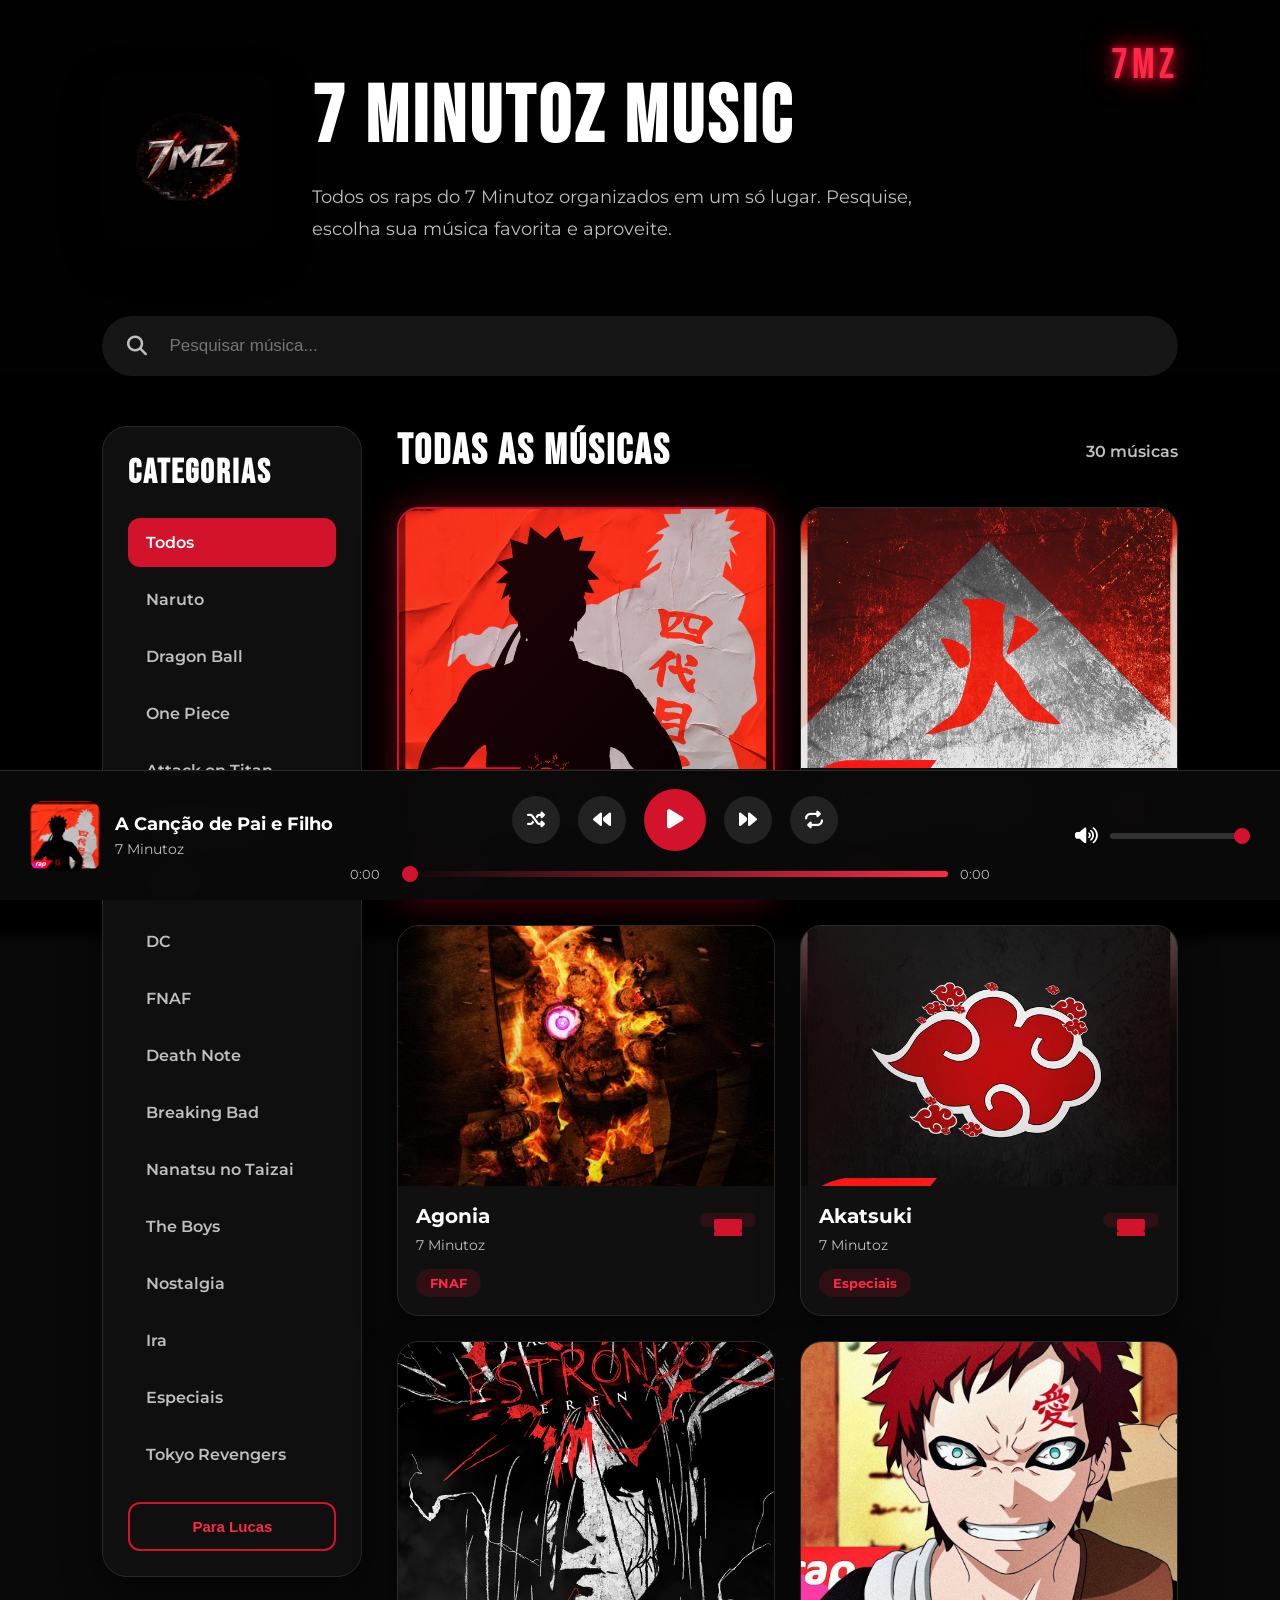
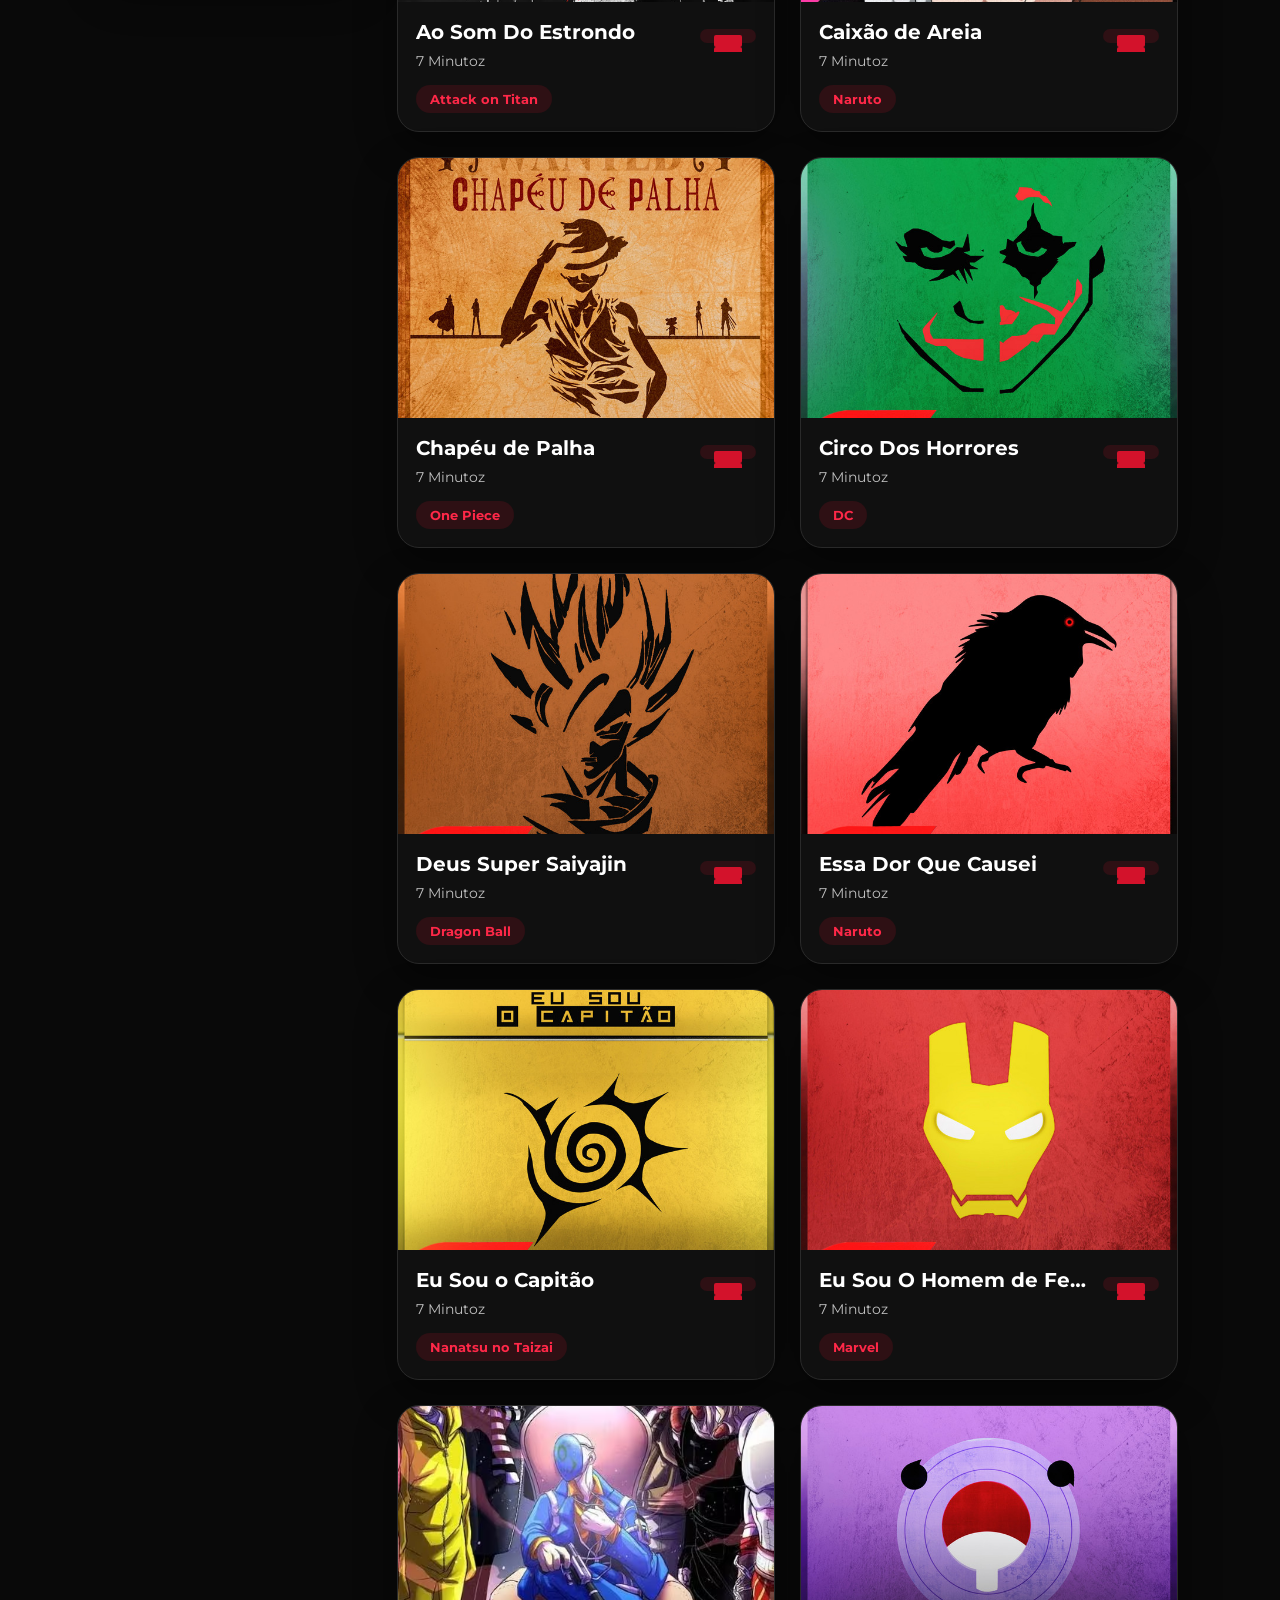
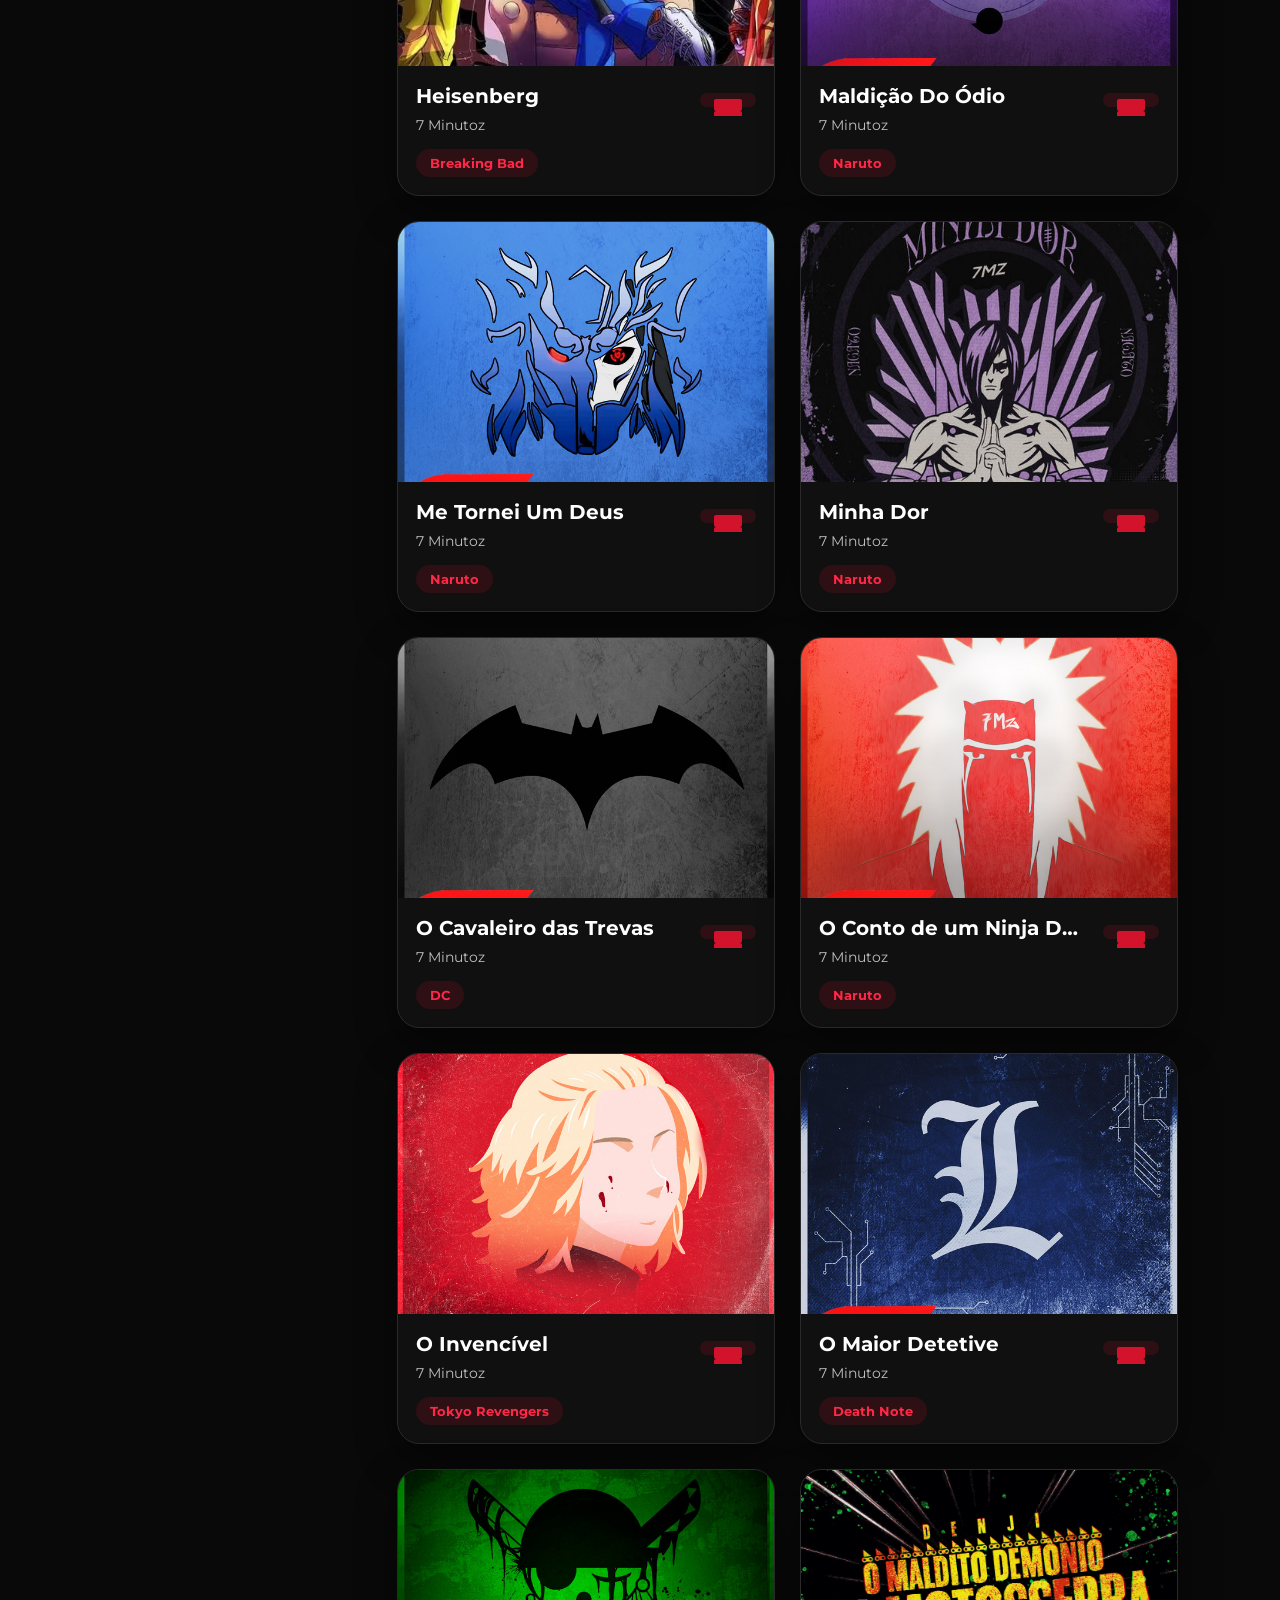
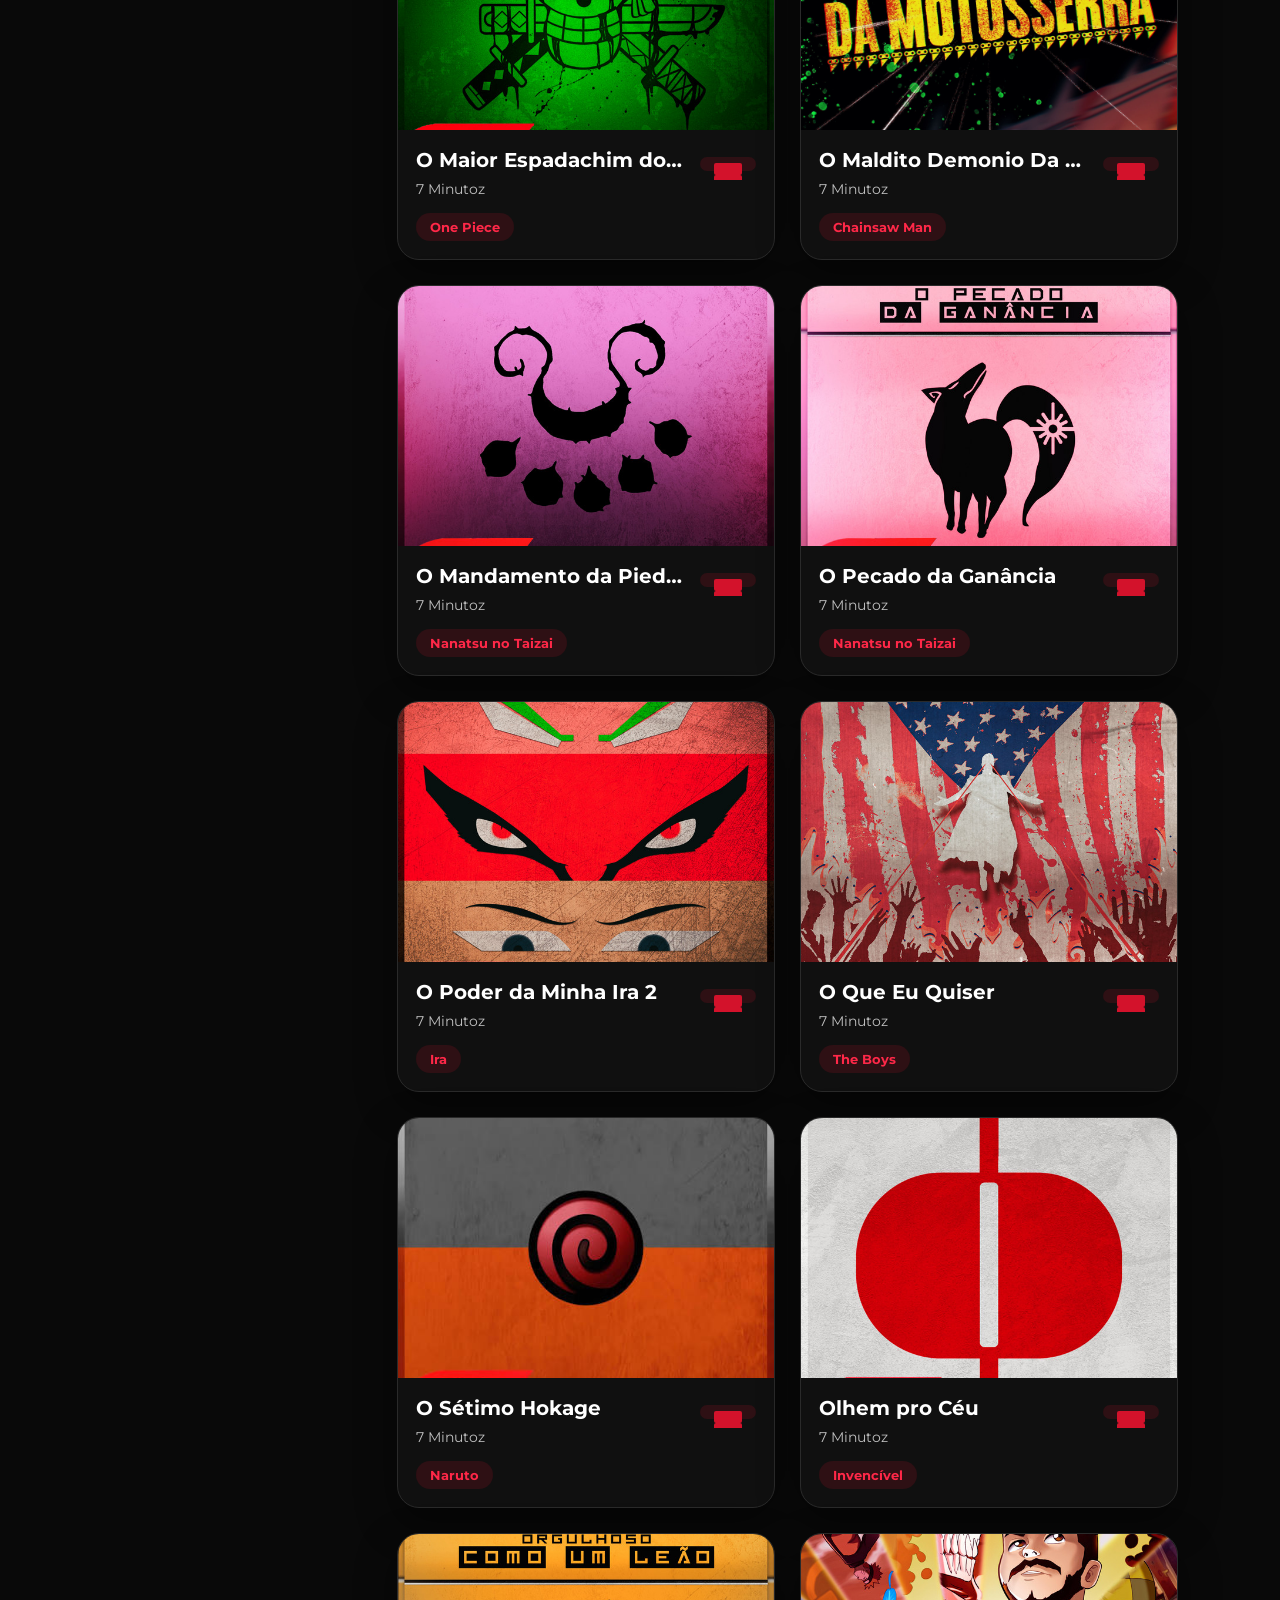
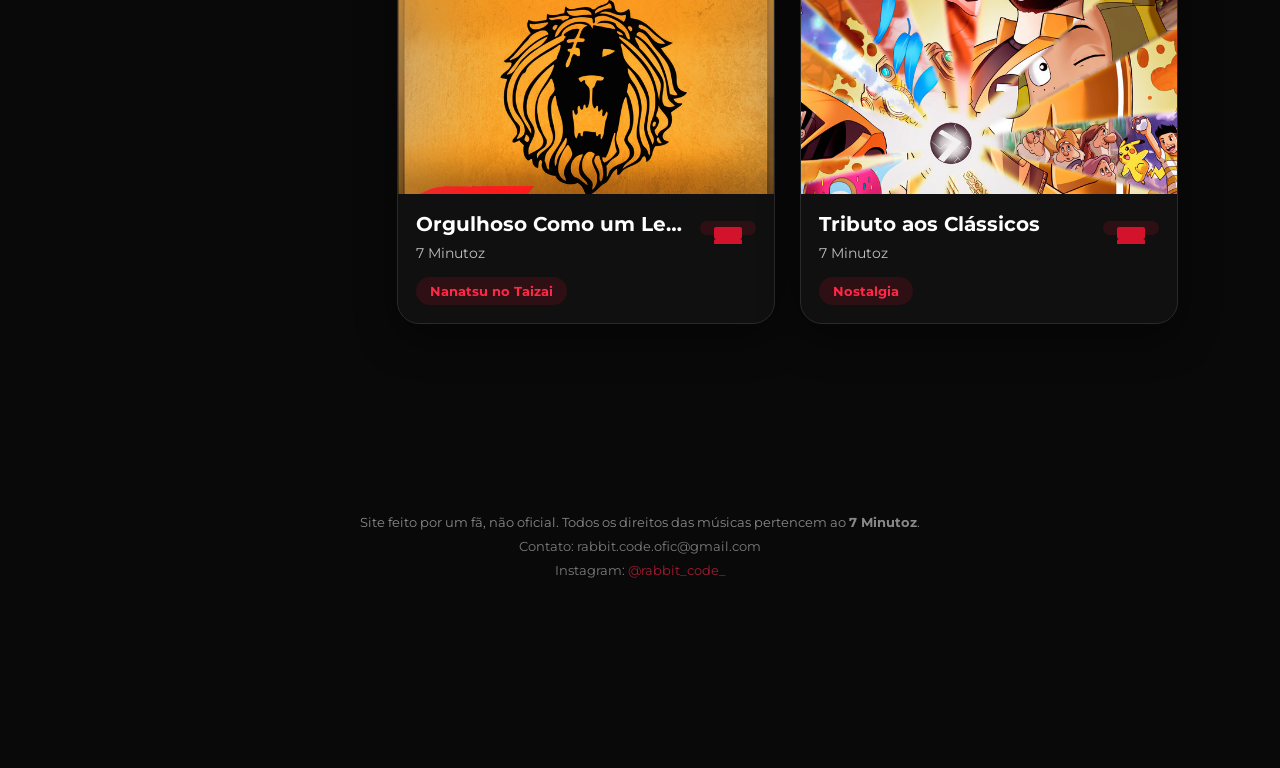
<file: index.html>
<!DOCTYPE html>
<html lang="pt-BR">

<head>
    <meta charset="UTF-8">
    <meta name="viewport" content="width=device-width, initial-scale=1.0">

    <title>7 Minutoz Music</title>
    <link rel="icon" type="image/png" href="../img/7mz-logo.png">

    <!-- Meta tags básicas -->
    <meta name="description" content="Todos os raps do 7 Minutoz organizados em um só lugar. Pesquise, escolha sua música favorita e aproveite.">

    <!-- Open Graph (WhatsApp, Facebook, Telegram) -->
    <meta property="og:title" content="7 Minutoz Music">
    <meta property="og:description" content="Todos os raps do 7 Minutoz organizados em um só lugar.">
    <meta property="og:image" content="https://SEU-DOMINIO-AQUI.com/imagens/logo.png">
    <meta property="og:type" content="website">
    <meta property="og:url" content="https://SEU-DOMINIO-AQUI.com">

    <!-- Twitter Card -->
    <meta name="twitter:card" content="summary_large_image">
    <meta name="twitter:title" content="7 Minutoz Music">
    <meta name="twitter:description" content="Todos os raps do 7 Minutoz organizados em um só lugar.">
    <meta name="twitter:image" content="https://SEU-DOMINIO-AQUI.com/imagens/logo.png">





    <!-- Google Fonts -->
    <link rel="preconnect" href="https://fonts.googleapis.com">
    <link rel="preconnect" href="https://fonts.gstatic.com" crossorigin>

    <link href="https://fonts.googleapis.com/css2?family=Bebas+Neue&family=Montserrat:wght@300;400;500;600;700&display=swap" rel="stylesheet">

    <!-- CSS -->
    <link rel="stylesheet" href="css/style.css">
    <link rel="stylesheet" href="css/stylesheet.css">
    <!-- Ícones -->
  <link rel="stylesheet" href="https://cdnjs.cloudflare.com/ajax/libs/font-awesome/6.5.1/css/all.min.css">

</head>

<body>

    <!-- Fundo -->
    <div class="background"></div>

    <div class="particulas">
        <span></span>
        <span></span>
        <span></span>
        <span></span>
        <span></span>
        <span></span>
        <span></span>
        <span></span>
        <span></span>
        <span></span>
        <span></span>
        <span></span>
        <span></span>
        <span></span>
        <span></span>
        <span></span>
        <span></span>
        <span></span>
        <span></span>
        <span></span>
        <span></span>
        <span></span>
        <span></span>
        <span></span>
        <span></span>
        <span></span>
        <span></span>
        <span></span>
        <span></span>
        <span></span>
        <span></span>
        <span></span>
    </div>

    <!-- Cabeçalho -->
    <header>

    <div class="logoArea">

        <img src="../img/7mz-logo.png" alt="7 Minutoz">

        <div>

            <h1 class="piscar7mz">7 Minutoz Music</h1>

            <p>
                Todos os raps do 7 Minutoz organizados em um só lugar.
                Pesquise, escolha sua música favorita e aproveite.
            </p>

        </div>

    </div>

    <div class="badge7mz">
        7MZ
    </div>

</header>

    <!-- Pesquisa -->

    <section class="pesquisa">

        <input
            type="text"
            id="searchInput"
            placeholder="Pesquisar música..."
        >

        <i class="fa-solid fa-magnifying-glass"></i>

    </section>

    <!-- Conteúdo -->

    <main>

        <!-- Barra lateral -->

        <aside class="sidebar">

            <h2>Categorias</h2>

            <ul>

                <li class="ativo">Todos</li>
                <li>Naruto</li>
                <li>Dragon Ball</li>
                <li>One Piece</li>
                <li>Attack on Titan</li>
                <li>Chainsaw Man</li>
                <li>Marvel</li>
                <li>DC</li>
                <li>FNAF</li>
                <li>Death Note</li>
                <li>Breaking Bad</li>
                <li>Nanatsu no Taizai</li>
                <li>The Boys</li>
                <li>Nostalgia</li>
                <li>Ira</li>
                <li>Especiais</li>
                <li>Tokyo Revengers</li>

            </ul>

            <button id="btnParaLucas" class="btnParaLucas">
                Para Lucas
            </button>

        </aside>

        <!-- Lista -->

        <section class="musicas">

            <div class="topoLista">

                <h2>Todas as músicas</h2>

                <span id="totalMusicas">
                    0 músicas
                </span>

            </div>

            <div
                id="listaMusicas"
                class="listaMusicas">

                <!-- JavaScript adicionará as músicas aqui -->

            </div>

        </section>

    </main>

    <!-- PLAYER -->

    <footer class="player">

        <!-- Informações -->

        <div class="infoPlayer">

            <img
                id="capaAtual"
                src=""
                alt="Capa">

            <div>

                <h3 id="tituloAtual">
                    Nenhuma música
                </h3>

                <p id="artistaAtual">
                    7 Minutoz
                </p>

            </div>

        </div>

        <!-- Controles -->

        <div class="controles">

            <div class="botoes">

                <button id="shuffle">

                    <i class="fa-solid fa-shuffle"></i>

                </button>

                <button id="anterior">

                    <i class="fa-solid fa-backward"></i>

                </button>

                <button id="play">

                    <i class="fa-solid fa-play"></i>

                </button>

                <button id="proxima">

                    <i class="fa-solid fa-forward"></i>

                </button>

                <button id="repetir">

                    <i class="fa-solid fa-repeat"></i>

                </button>

            </div>

            <div class="progresso">

                <span id="tempoAtual">
                    0:00
                </span>

                <input
                    type="range"
                    id="barraProgresso"
                    value="0"
                    min="0"
                    max="100"
                >

                <span id="duracao">
                    0:00
                </span>

            </div>

        </div>

        <!-- Volume -->

        <div class="volume">

            <i class="fa-solid fa-volume-high"></i>

            <input
                type="range"
                id="volume"
                min="0"
                max="100"
                value="100"
            >

        </div>

    </footer>


    <footer class="creditos">

        <p>
            Site feito por um fã, não oficial. Todos os direitos das
            músicas pertencem ao <strong>7 Minutoz</strong>.
        </p>

        <p class="contato">
            Contato: rabbit.code.ofic@gmail.com
        </p>

        <p class="contato">
            Instagram: <a href="https://instagram.com/rabbit_code_" target="_blank" class="linkInsta">@rabbit_code_</a>
        </p>

    </footer>


    <!-- Áudio -->

    <audio id="audio"></audio>



    <div id="modalLucas" class="modalOverlay">

    <div class="modalCarta">

        <button id="fecharModal" class="fecharModal">
            <i class="fa-solid fa-xmark"></i>
        </button>

        <h2>Para o Lucas</h2>

        <div class="textoCarta">

            <p>
                E aí, Lucas! Se um dia você passar por aqui e ver isso,
                queria só agradecer de coração por tudo que você faz
                com a música.
            </p>

            <p>
                "Agonia" virou praticamente uma relíquia pra mim — e
                sei que não sou o único. Tem música sua que carrega
                um peso diferente, marca fase, marca momento. Obrigado
                por colocar isso no mundo.
            </p>

            <p>
                Fiz esse site com carinho, do zero, só porque curto muito o
                trabalho e queria ter tudo organizado num lugar só. Ainda é um
                esboço — por enquanto só tem 30 músicas cadastradas — mas já dá
                pra ter uma ideia do que pretendo fazer. Se algum dia fizer
                sentido pra você ter algo assim oficial — um site, um app, o
                que for — eu tô aqui e adoraria ajudar a construir. Mas antes de
                qualquer coisa, só queria sua benção pra deixar isso no ar pra
                galera acessar.
            </p>

            <p>
                De novo, muito obrigado por tudo. Valeu mesmo, Lucas.
            </p>

            <p class="brincadeiraFinal">
                "Eu vi o 7 Minutoz com 0 inscritos. <br>Hoje, vejo ele com 200 mil."

        </div>

    </div>

</div>





    <!-- JavaScript -->

    <script src="js/script.js"></script>

</body>

</html>
</file>
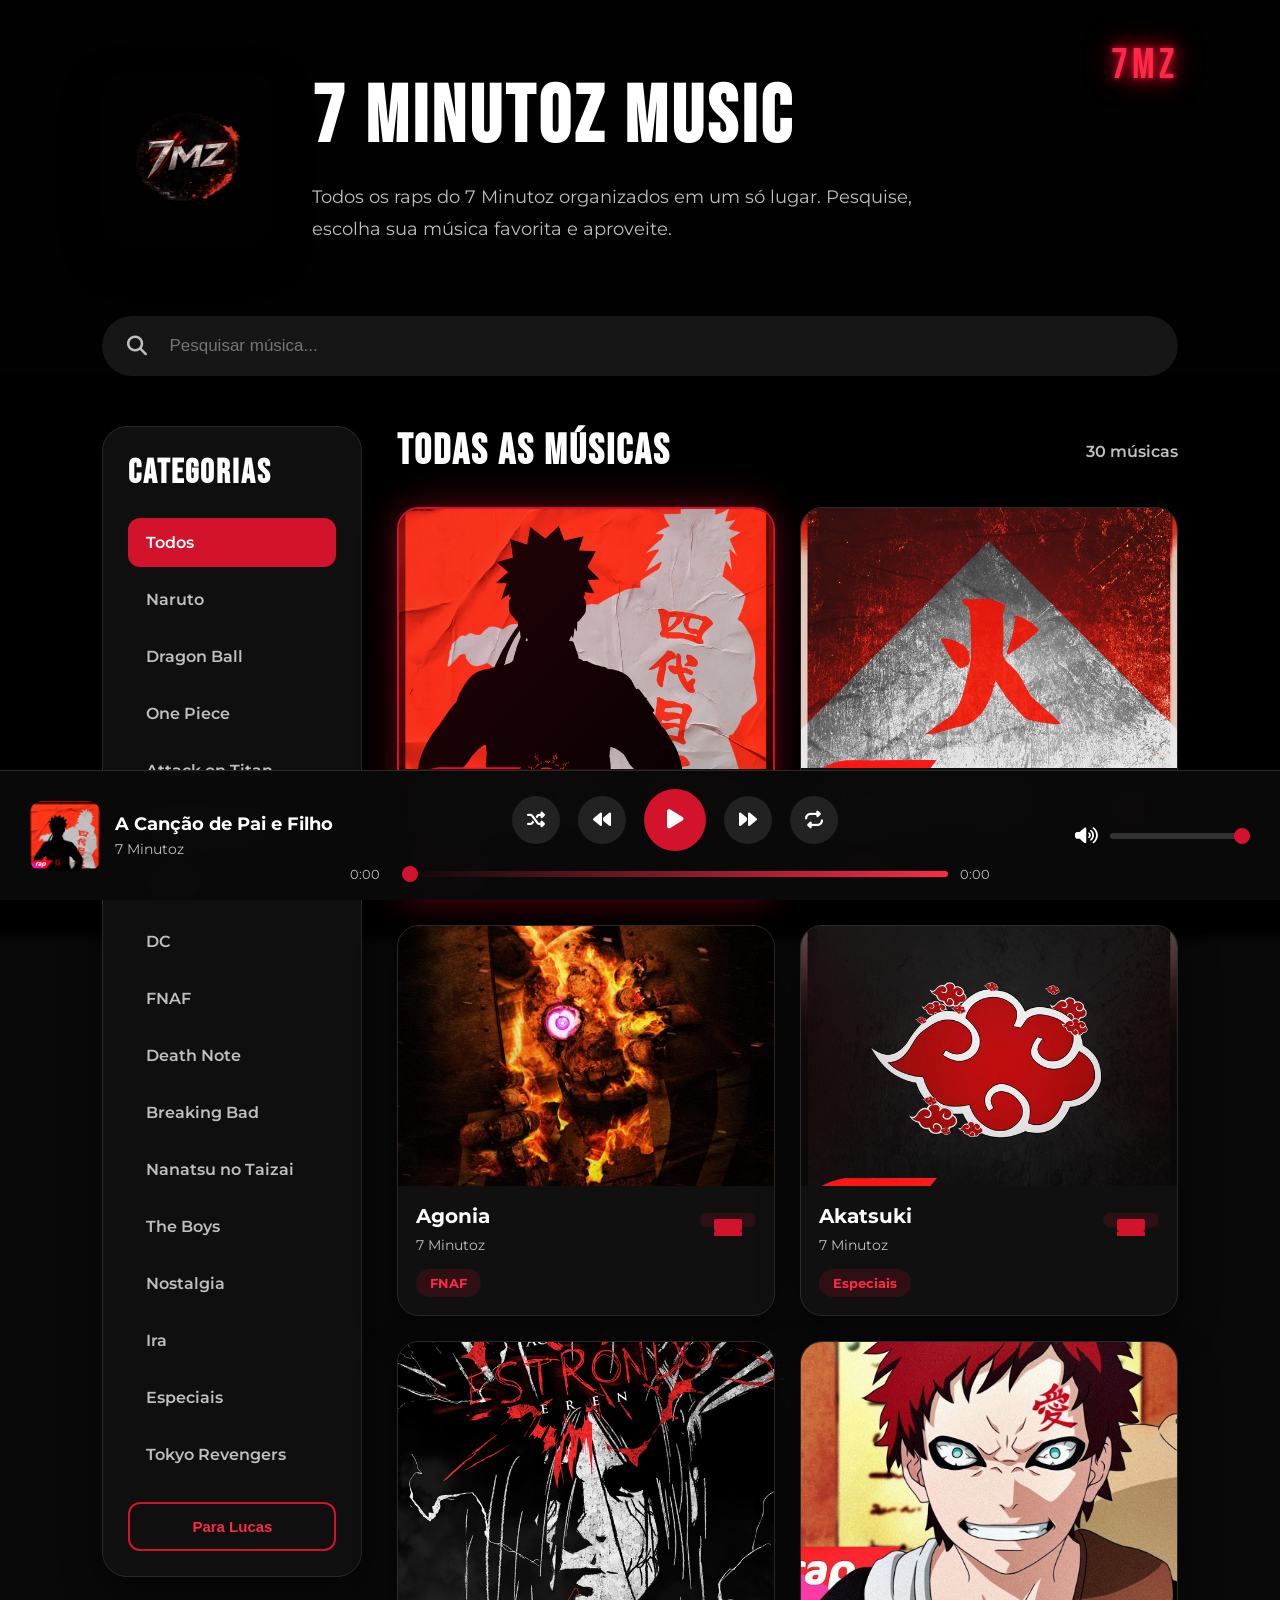
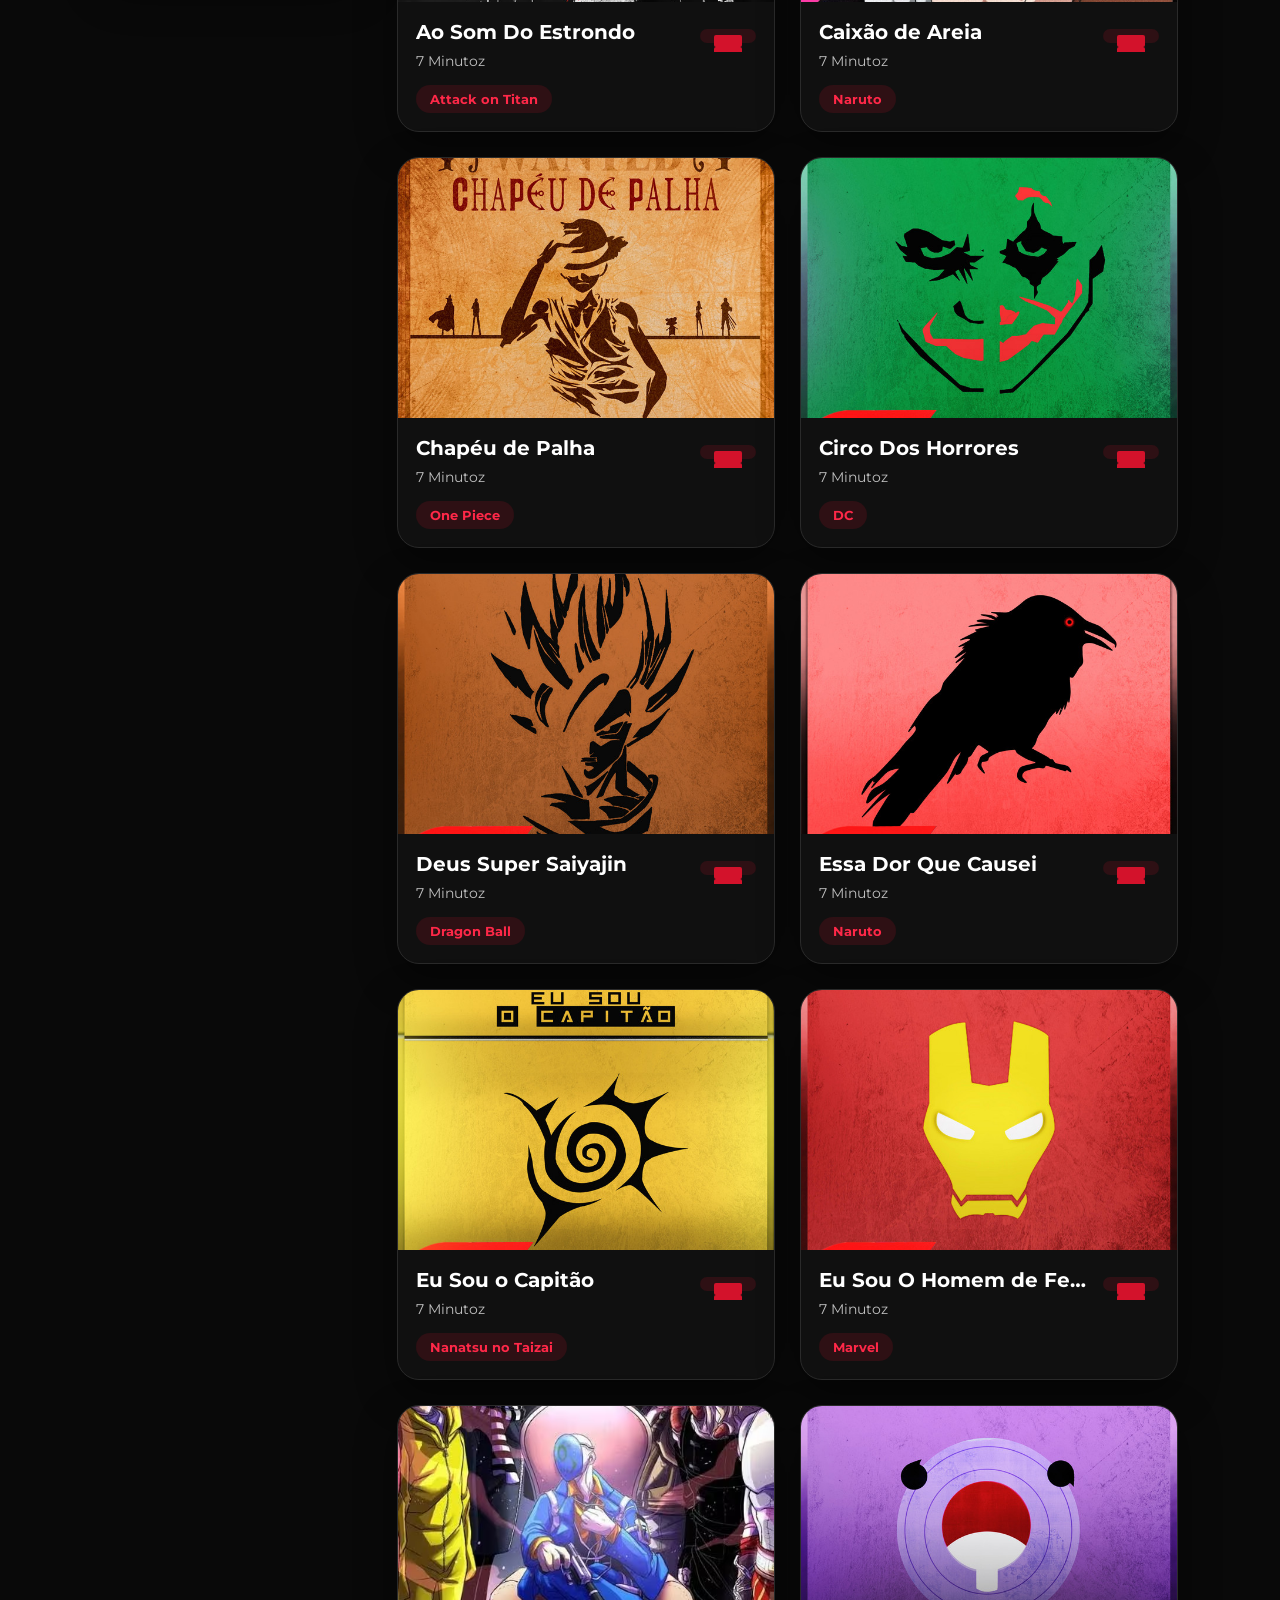
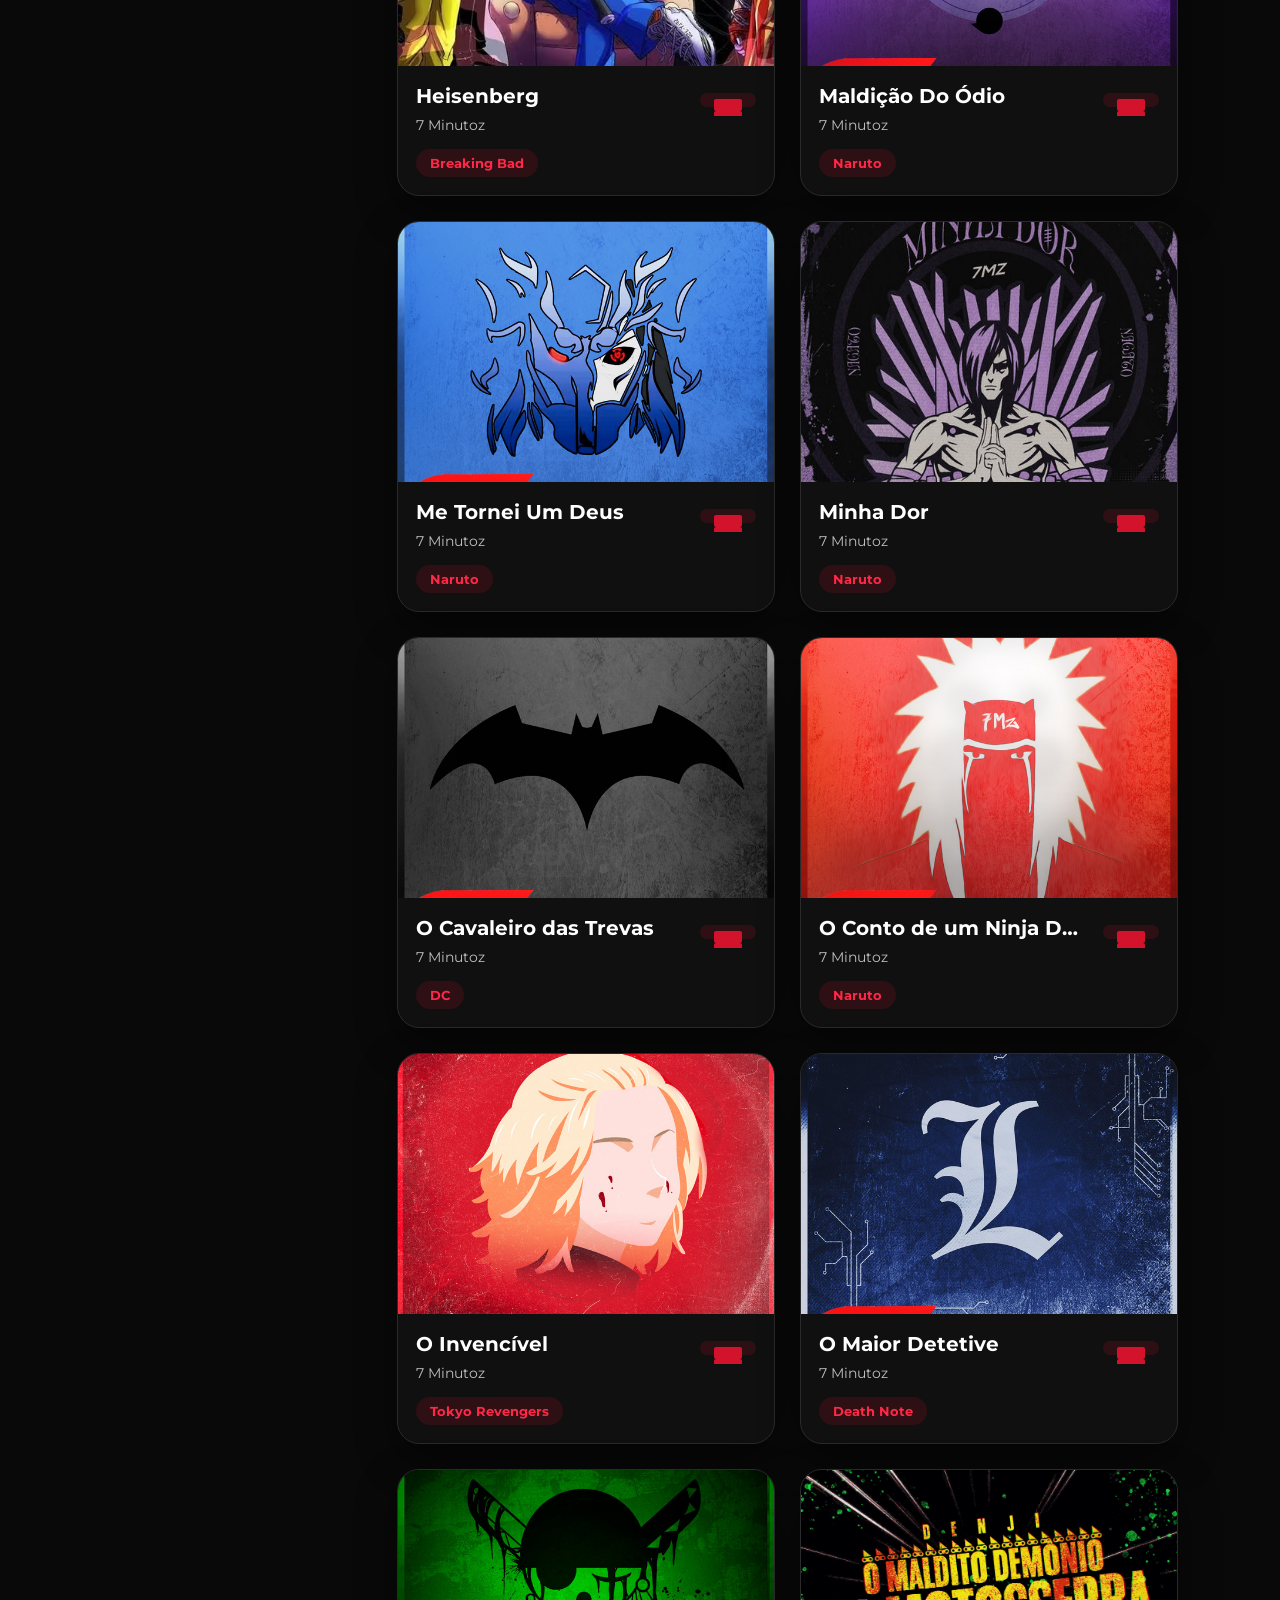
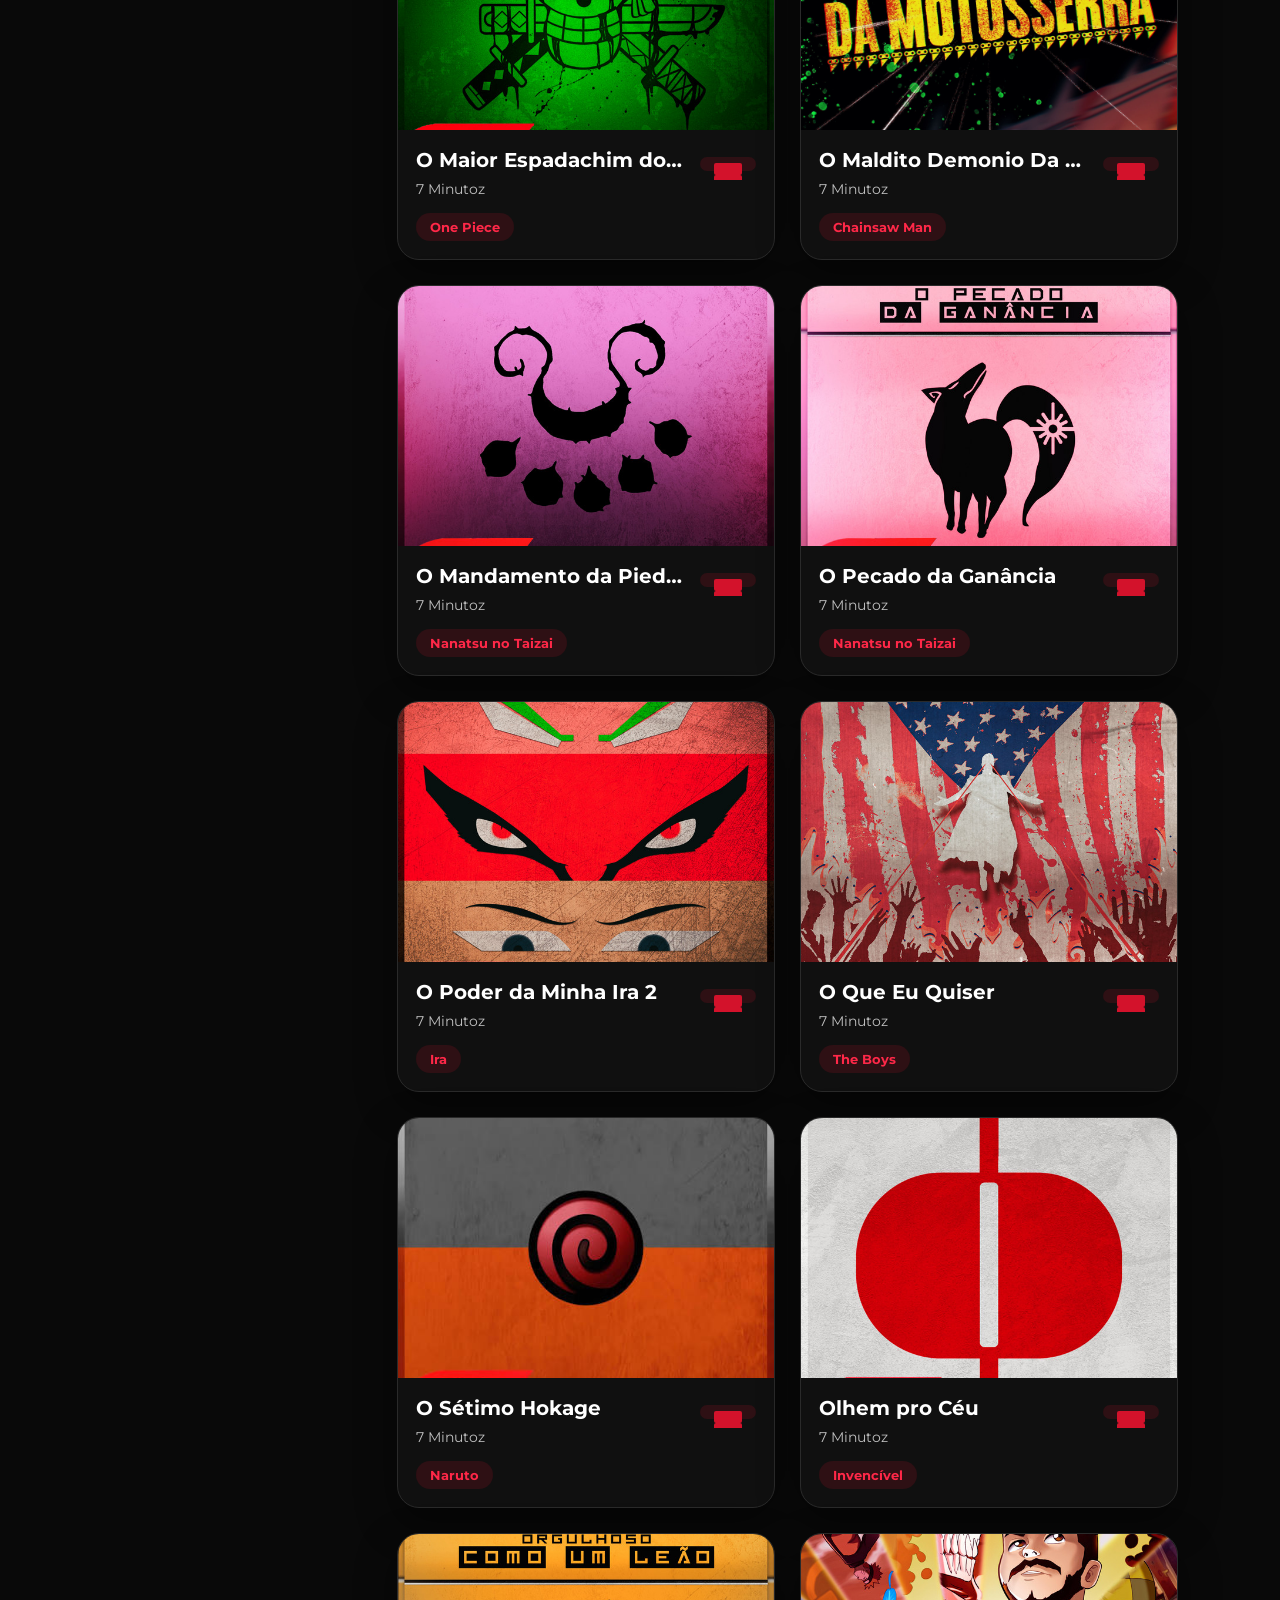
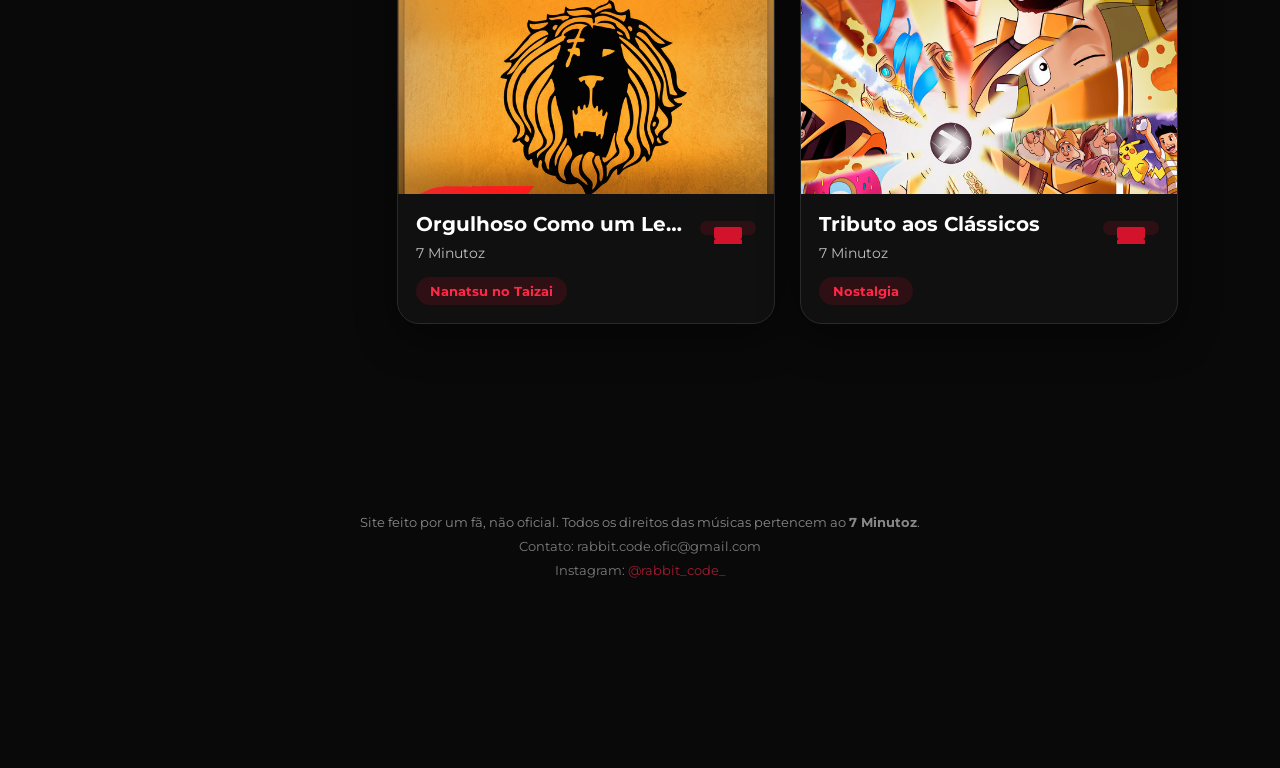
<file: html/index.html>
<!DOCTYPE html>
<html lang="pt-BR">

<head>
    <meta charset="UTF-8">
    <meta name="viewport" content="width=device-width, initial-scale=1.0">

    <title>7 Minutoz Music</title>
    <link rel="icon" type="image/png" href="../img/7mz-logo.png">

    <!-- Meta tags básicas -->
    <meta name="description" content="Todos os raps do 7 Minutoz organizados em um só lugar. Pesquise, escolha sua música favorita e aproveite.">

    <!-- Open Graph (WhatsApp, Facebook, Telegram) -->
    <meta property="og:title" content="7 Minutoz Music">
    <meta property="og:description" content="Todos os raps do 7 Minutoz organizados em um só lugar.">
    <meta property="og:image" content="https://SEU-DOMINIO-AQUI.com/imagens/logo.png">
    <meta property="og:type" content="website">
    <meta property="og:url" content="https://SEU-DOMINIO-AQUI.com">

    <!-- Twitter Card -->
    <meta name="twitter:card" content="summary_large_image">
    <meta name="twitter:title" content="7 Minutoz Music">
    <meta name="twitter:description" content="Todos os raps do 7 Minutoz organizados em um só lugar.">
    <meta name="twitter:image" content="https://SEU-DOMINIO-AQUI.com/imagens/logo.png">





    <!-- Google Fonts -->
    <link rel="preconnect" href="https://fonts.googleapis.com">
    <link rel="preconnect" href="https://fonts.gstatic.com" crossorigin>

    <link href="https://fonts.googleapis.com/css2?family=Bebas+Neue&family=Montserrat:wght@300;400;500;600;700&display=swap" rel="stylesheet">

    <!-- CSS -->
    <link rel="stylesheet" href="../css/style.css">
    <link rel="stylesheet" href="../css/stylesheet.css">
    <!-- Ícones -->
  <link rel="stylesheet" href="https://cdnjs.cloudflare.com/ajax/libs/font-awesome/6.5.1/css/all.min.css">

</head>

<body>

    <!-- Fundo -->
    <div class="background"></div>

    <div class="particulas">
        <span></span>
        <span></span>
        <span></span>
        <span></span>
        <span></span>
        <span></span>
        <span></span>
        <span></span>
        <span></span>
        <span></span>
        <span></span>
        <span></span>
        <span></span>
        <span></span>
        <span></span>
        <span></span>
        <span></span>
        <span></span>
        <span></span>
        <span></span>
        <span></span>
        <span></span>
        <span></span>
        <span></span>
        <span></span>
        <span></span>
        <span></span>
        <span></span>
        <span></span>
        <span></span>
        <span></span>
        <span></span>
    </div>

    <!-- Cabeçalho -->
    <header>

    <div class="logoArea">

        <img src="../img/7mz-logo.png" alt="7 Minutoz">

        <div>

            <h1 class="piscar7mz">7 Minutoz Music</h1>

            <p>
                Todos os raps do 7 Minutoz organizados em um só lugar.
                Pesquise, escolha sua música favorita e aproveite.
            </p>

        </div>

    </div>

    <div class="badge7mz">
        7MZ
    </div>

</header>

    <!-- Pesquisa -->

    <section class="pesquisa">

        <input
            type="text"
            id="searchInput"
            placeholder="Pesquisar música..."
        >

        <i class="fa-solid fa-magnifying-glass"></i>

    </section>

    <!-- Conteúdo -->

    <main>

        <!-- Barra lateral -->

        <aside class="sidebar">

            <h2>Categorias</h2>

            <ul>

                <li class="ativo">Todos</li>
                <li>Naruto</li>
                <li>Dragon Ball</li>
                <li>One Piece</li>
                <li>Attack on Titan</li>
                <li>Chainsaw Man</li>
                <li>Marvel</li>
                <li>DC</li>
                <li>FNAF</li>
                <li>Death Note</li>
                <li>Breaking Bad</li>
                <li>Nanatsu no Taizai</li>
                <li>The Boys</li>
                <li>Nostalgia</li>
                <li>Ira</li>
                <li>Especiais</li>
                <li>Tokyo Revengers</li>

            </ul>

            <button id="btnParaLucas" class="btnParaLucas">
                Para Lucas
            </button>

        </aside>

        <!-- Lista -->

        <section class="musicas">

            <div class="topoLista">

                <h2>Todas as músicas</h2>

                <span id="totalMusicas">
                    0 músicas
                </span>

            </div>

            <div
                id="listaMusicas"
                class="listaMusicas">

                <!-- JavaScript adicionará as músicas aqui -->

            </div>

        </section>

    </main>

    <!-- PLAYER -->

    <footer class="player">

        <!-- Informações -->

        <div class="infoPlayer">

            <img
                id="capaAtual"
                src=""
                alt="Capa">

            <div>

                <h3 id="tituloAtual">
                    Nenhuma música
                </h3>

                <p id="artistaAtual">
                    7 Minutoz
                </p>

            </div>

        </div>

        <!-- Controles -->

        <div class="controles">

            <div class="botoes">

                <button id="shuffle">

                    <i class="fa-solid fa-shuffle"></i>

                </button>

                <button id="anterior">

                    <i class="fa-solid fa-backward"></i>

                </button>

                <button id="play">

                    <i class="fa-solid fa-play"></i>

                </button>

                <button id="proxima">

                    <i class="fa-solid fa-forward"></i>

                </button>

                <button id="repetir">

                    <i class="fa-solid fa-repeat"></i>

                </button>

            </div>

            <div class="progresso">

                <span id="tempoAtual">
                    0:00
                </span>

                <input
                    type="range"
                    id="barraProgresso"
                    value="0"
                    min="0"
                    max="100"
                >

                <span id="duracao">
                    0:00
                </span>

            </div>

        </div>

        <!-- Volume -->

        <div class="volume">

            <i class="fa-solid fa-volume-high"></i>

            <input
                type="range"
                id="volume"
                min="0"
                max="100"
                value="100"
            >

        </div>

    </footer>


    <footer class="creditos">

        <p>
            Site feito por um fã, não oficial. Todos os direitos das
            músicas pertencem ao <strong>7 Minutoz</strong>.
        </p>

        <p class="contato">
            Contato: rabbit.code.ofic@gmail.com
        </p>

        <p class="contato">
            Instagram: <a href="https://instagram.com/rabbit_code_" target="_blank" class="linkInsta">@rabbit_code_</a>
        </p>

    </footer>


    <!-- Áudio -->

    <audio id="audio"></audio>



    <div id="modalLucas" class="modalOverlay">

    <div class="modalCarta">

        <button id="fecharModal" class="fecharModal">
            <i class="fa-solid fa-xmark"></i>
        </button>

        <h2>Para o Lucas</h2>

        <div class="textoCarta">

            <p>
                E aí, Lucas! Se um dia você passar por aqui e ver isso,
                queria só agradecer de coração por tudo que você faz
                com a música.
            </p>

            <p>
                "Agonia" virou praticamente uma relíquia pra mim — e
                sei que não sou o único. Tem música sua que carrega
                um peso diferente, marca fase, marca momento. Obrigado
                por colocar isso no mundo.
            </p>

            <p>
                Fiz esse site com carinho, do zero, só porque curto muito o
                trabalho e queria ter tudo organizado num lugar só. Ainda é um
                esboço — por enquanto só tem 30 músicas cadastradas — mas já dá
                pra ter uma ideia do que pretendo fazer. Se algum dia fizer
                sentido pra você ter algo assim oficial — um site, um app, o
                que for — eu tô aqui e adoraria ajudar a construir. Mas antes de
                qualquer coisa, só queria sua benção pra deixar isso no ar pra
                galera acessar.
            </p>

            <p>
                De novo, muito obrigado por tudo. Valeu mesmo, Lucas.
            </p>

            <p class="brincadeiraFinal">
                "Eu vi o 7 Minutoz com 0 inscritos. <br>Hoje, vejo ele com 200 mil."

        </div>

    </div>

</div>





    <!-- JavaScript -->

    <script src="../js/script.js"></script>

</body>

</html>
</file>
<file: css/style.css>
/* ==========================
   LISTA DE MÚSICAS
========================== */

.listaMusicas{

    display:grid;

    grid-template-columns:repeat(auto-fill,minmax(280px,1fr));

    gap:25px;

}

/* ==========================
   CARD DA MÚSICA
========================== */

.cardMusica{

    background:rgba(17,17,17,.95);

    border:1px solid var(--borda);

    border-radius:22px;

    overflow:hidden;

    cursor:pointer;

    transition:.35s;

    box-shadow:var(--shadow);

    position:relative;

}

.cardMusica:hover{

    transform:translateY(-8px);

    border-color:var(--vermelho);

    box-shadow:0 20px 45px rgba(211,18,43,.25);

}

.cardMusica img{

    width:100%;

    height:260px;

    object-fit:cover;

    display:block;

}

/* ==========================
   INFORMAÇÕES
========================== */

.infoMusica{

    padding:18px;

}

.infoMusica h3{

    font-size:20px;

    margin-bottom:8px;

    white-space:nowrap;

    overflow:hidden;

    text-overflow:ellipsis;

}

.infoMusica p{

    color:var(--cinza);

    font-size:14px;

    margin-bottom:15px;

}

.infoMusica span{

    display:inline-block;

    padding:6px 14px;

    border-radius:50px;

    background:rgba(211,18,43,.15);

    color:var(--vermelho-hover);

    font-size:13px;

    font-weight:700;

}

/* ==========================
   BOTÃO PLAY
========================== */

.playCard{

    position:absolute;

    right:20px;

    bottom:92px;

    width:58px;

    height:58px;

    border-radius:50%;

    border:none;

    background:var(--vermelho);

    color:#fff;

    font-size:22px;

    cursor:pointer;

    opacity:0;

    transform:translateY(20px);

    transition:.3s;

    box-shadow:0 10px 25px rgba(211,18,43,.45);

}

.cardMusica:hover .playCard{

    opacity:1;

    transform:translateY(0);

}

.playCard:hover{

    background:var(--vermelho-hover);

    transform:scale(1.08);

}

/* ==========================
   CARD TOCANDO
========================== */

.cardMusica.tocando{

    border:2px solid var(--vermelho);

    box-shadow:0 0 35px rgba(211,18,43,.45);

}

.cardMusica.tocando::before{

    content:"";

    position:absolute;

    inset:0;

    background:linear-gradient(
        135deg,
        rgba(211,18,43,.18),
        transparent
    );

    pointer-events:none;

}

/* ==========================
   ANIMAÇÕES
========================== */

@keyframes aparecer{

    from{

        opacity:0;

        transform:translateY(30px);

    }

    to{

        opacity:1;

        transform:translateY(0);

    }

}

.cardMusica{

    animation:aparecer .5s ease;

}

/* ==========================
   SCROLL PERSONALIZADO
========================== */

::-webkit-scrollbar{

    width:10px;

}

::-webkit-scrollbar-track{

    background:#0d0d0d;

}

::-webkit-scrollbar-thumb{

    background:var(--vermelho);

    border-radius:50px;

}

::-webkit-scrollbar-thumb:hover{

    background:var(--vermelho-hover);

}

/* ==========================
   SELEÇÃO DE TEXTO
========================== */

::selection{

    background:var(--vermelho);

    color:#fff;

}

/* ==========================
   TRANSIÇÕES GERAIS
========================== */

button,
input,
li,
.cardMusica{

    transition:.3s;

}

/* ==========================
   RESET
========================== */

*{
    margin:0;
    padding:0;
    box-sizing:border-box;
}

html{
    scroll-behavior:smooth;
}

body{

    font-family:'Montserrat',sans-serif;

    background:#090909;

    color:#fff;

    overflow-x:hidden;

}

/* ==========================
   VARIÁVEIS
========================== */

:root{

    --vermelho:#d3122b;

    --vermelho-hover:#ff2848;

    --cinza:#bfbfbf;

    --cinzaEscuro:#181818;

    --preto:#090909;

    --card:#111111;

    --borda:#2a2a2a;

    --shadow:0 15px 40px rgba(0,0,0,.45);

}

/* ==========================
   FUNDO
========================== */

.background{

    position:fixed;

    inset:0;

    background:

    linear-gradient(rgba(0,0,0,.72),rgba(0,0,0,.90)),

    url("imagens/background.jpg");

    background-size:cover;

    background-position:center;

    filter:blur(4px);

    transform:scale(1.08);

    z-index:-2;

}

/* ==========================
   HEADER
========================== */

header{

    width:100%;

    padding:70px 8%;

}

.logoArea{

    display:flex;

    align-items:center;

    gap:40px;

}

.logoArea img{

    width:170px;

    height:170px;

    object-fit:contain;

    border-radius:20px;

    box-shadow:var(--shadow);

}

.logoArea h1{

    font-family:'Bebas Neue',sans-serif;

    font-size:80px;

    letter-spacing:4px;

    color:#fff;

}

.logoArea p{

    margin-top:15px;

    color:var(--cinza);

    max-width:650px;

    line-height:1.8;

    font-size:18px;

}

/* ==========================
   PESQUISA
========================== */

.pesquisa{

    width:84%;

    margin:auto;

    position:relative;

    margin-bottom:50px;

}

.pesquisa input{

    width:100%;

    height:60px;

    border:none;

    outline:none;

    border-radius:50px;

    background:#161616;

    color:#fff;

    font-size:17px;

    padding-left:65px;

    padding-right:25px;

    border:2px solid transparent;

    transition:.35s;

}

.pesquisa input:focus{

    border-color:var(--vermelho);

    box-shadow:0 0 25px rgba(211,18,43,.35);

}

.pesquisa i{

    position:absolute;

    left:25px;

    top:50%;

    transform:translateY(-50%);

    font-size:20px;

    color:var(--cinza);

}

/* ==========================
   LAYOUT
========================== */

main{

    width:84%;

    margin:auto;

    display:grid;

    grid-template-columns:260px 1fr;

    gap:35px;

    padding-bottom:170px;

}

/* ==========================
   SIDEBAR
========================== */

.sidebar{

    background:rgba(17,17,17,.90);

    backdrop-filter:blur(10px);

    border:1px solid var(--borda);

    border-radius:25px;

    padding:25px;

    height:fit-content;

    position:sticky;

    top:25px;

    box-shadow:var(--shadow);

}

.sidebar h2{

    font-family:'Bebas Neue',sans-serif;

    letter-spacing:2px;

    font-size:34px;

    margin-bottom:25px;

}

.sidebar ul{

    list-style:none;

}

.sidebar li{

    padding:15px 18px;

    border-radius:12px;

    margin-bottom:8px;

    cursor:pointer;

    transition:.25s;

    color:var(--cinza);

    font-weight:600;

}

.sidebar li:hover{

    background:var(--vermelho);

    color:#fff;

    transform:translateX(6px);

}

.sidebar li.ativo{

    background:var(--vermelho);

    color:#fff;

}

/* ==========================
   ÁREA DAS MÚSICAS
========================== */

.musicas{

    width:100%;

}

.topoLista{

    display:flex;

    justify-content:space-between;

    align-items:center;

    margin-bottom:30px;

}

.topoLista h2{

    font-family:'Bebas Neue',sans-serif;

    font-size:42px;

    letter-spacing:2px;

}

#totalMusicas{

    color:var(--cinza);

    font-weight:600;

}


/* ==========================
   PLAYER
========================== */

.player{

    position:fixed;

    bottom:0;

    left:0;

    width:100%;

    background:rgba(10,10,10,.96);

    backdrop-filter:blur(18px);

    border-top:1px solid var(--borda);

    display:grid;

    grid-template-columns:320px 1fr 250px;

    align-items:center;

    padding:18px 30px;

    z-index:999;

}

/* ==========================
   INFO PLAYER
========================== */

.infoPlayer{

    display:flex;

    align-items:center;

    gap:15px;

}

.infoPlayer img{

    width:70px;

    height:70px;

    object-fit:cover;

    border-radius:12px;

}

.infoPlayer h3{

    font-size:18px;

    margin-bottom:5px;

}

.infoPlayer p{

    color:var(--cinza);

    font-size:14px;

}

/* ==========================
   CONTROLES
========================== */

.controles{

    display:flex;

    flex-direction:column;

    align-items:center;

    justify-content:center;

}

.botoes{

    display:flex;

    align-items:center;

    gap:18px;

    margin-bottom:15px;

}

.botoes button{

    width:48px;

    height:48px;

    border:none;

    border-radius:50%;

    background:#222;

    color:#fff;

    cursor:pointer;

    font-size:18px;

}

.botoes button:hover{

    background:var(--vermelho);

}

#play{

    width:62px;

    height:62px;

    font-size:22px;

    background:var(--vermelho);

}

#play:hover{

    transform:scale(1.08);

    background:var(--vermelho-hover);

}

/* ==========================
   PROGRESSO
========================== */

.progresso{

    width:100%;

    display:flex;

    align-items:center;

    gap:12px;

}

.progresso span{

    font-size:13px;

    color:var(--cinza);

    min-width:40px;

}

#barraProgresso{

    flex:1;

    cursor:pointer;

}

/* ==========================
   VOLUME
========================== */

.volume{

    display:flex;

    align-items:center;

    justify-content:flex-end;

    gap:12px;

}

.volume i{

    color:white;

    font-size:18px;

}

#volume{

    width:140px;

}

/* ==========================
   INPUT RANGE
========================== */

input[type=range]{

    appearance:none;

    height:6px;

    border-radius:50px;

    background:#333;

}

input[type=range]::-webkit-slider-thumb{

    appearance:none;

    width:16px;

    height:16px;

    border-radius:50%;

    background:var(--vermelho);

    cursor:pointer;

}

/* ==========================
   RESPONSIVO
========================== */

@media(max-width:1100px){

main{

grid-template-columns:1fr;

}

.sidebar{

position:relative;

top:0;

}

.player{

grid-template-columns:1fr;

gap:20px;

text-align:center;

}

.infoPlayer{

justify-content:center;

}

.volume{

justify-content:center;

}

}

@media(max-width:700px){

header{

padding:40px 20px;

}

.logoArea{

flex-direction:column;

text-align:center;

}

.logoArea img{

width:130px;

height:130px;

}

.logoArea h1{

font-size:54px;

}

.logoArea p{

font-size:15px;

}

main{

width:94%;

}

.pesquisa{

width:94%;

}

.listaMusicas{

grid-template-columns:1fr;

}

.player{

padding:15px;

}

#volume{

width:100px;

}

}

/* ==========================
   EFEITOS
========================== */

.cardMusica,
.sidebar,
.player,
.pesquisa input{

transition:.35s ease;

}

.cardMusica:hover{

transform:translateY(-8px) scale(1.02);

}

.botoes button:active{

transform:scale(.95);

}

.playCard:active{

transform:scale(.90);

}

.logoArea img:hover{

transform:rotate(-2deg) scale(1.05);

transition:.4s;

}

/* ==========================
   FIM DO CSS
========================== */
</file>
<file: css/stylesheet.css>
/* ==========================
   LISTA DE MÚSICAS
========================== */

.listaMusicas{

    display:grid;

    grid-template-columns:repeat(auto-fill,minmax(280px,1fr));

    gap:25px;

}

/* ==========================
   CARD DA MÚSICA
========================== */

.cardMusica{

    background:rgba(17,17,17,.95);

    border:1px solid var(--borda);

    border-radius:22px;

    overflow:hidden;

    cursor:pointer;

    transition:.35s;

    box-shadow:var(--shadow);

    position:relative;

}

.cardMusica:hover{

    transform:translateY(-8px);

    border-color:var(--vermelho);

    box-shadow:0 20px 45px rgba(211,18,43,.25);

}

.cardMusica img{

    width:100%;

    height:260px;

    object-fit:cover;

    display:block;

}

/* ==========================
   INFORMAÇÕES
========================== */

.infoMusica{

    padding:18px;

}

.infoMusica h3{

    font-size:20px;

    margin-bottom:8px;

    white-space:nowrap;

    overflow:hidden;

    text-overflow:ellipsis;

}

.infoMusica p{

    color:var(--cinza);

    font-size:14px;

    margin-bottom:15px;

}

.infoMusica span{

    display:inline-block;

    padding:6px 14px;

    border-radius:50px;

    background:rgba(211,18,43,.15);

    color:var(--vermelho-hover);

    font-size:13px;

    font-weight:700;

}

/* ==========================
   BOTÃO PLAY
========================== */

.playCard{

    position:absolute;

    right:20px;

    bottom:92px;

    width:58px;

    height:58px;

    border-radius:50%;

    border:none;

    background:var(--vermelho);

    color:#fff;

    font-size:22px;

    cursor:pointer;

    opacity:0;

    transform:translateY(20px);

    transition:.3s;

    box-shadow:0 10px 25px rgba(211,18,43,.45);

}

.cardMusica:hover .playCard{

    opacity:1;

    transform:translateY(0);

}

.playCard:hover{

    background:var(--vermelho-hover);

    transform:scale(1.08);

}

/* ==========================
   CARD TOCANDO
========================== */

.cardMusica.tocando{

    border:2px solid var(--vermelho);

    box-shadow:0 0 35px rgba(211,18,43,.45);

}

.cardMusica.tocando::before{

    content:"";

    position:absolute;

    inset:0;

    background:linear-gradient(
        135deg,
        rgba(211,18,43,.18),
        transparent
    );

    pointer-events:none;

}

/* ==========================
   ANIMAÇÕES
========================== */

@keyframes aparecer{

    from{

        opacity:0;

        transform:translateY(30px);

    }

    to{

        opacity:1;

        transform:translateY(0);

    }

}

.cardMusica{

    animation:aparecer .5s ease;

}

/* ==========================
   SCROLL PERSONALIZADO
========================== */

::-webkit-scrollbar{

    width:10px;

}

::-webkit-scrollbar-track{

    background:#0d0d0d;

}

::-webkit-scrollbar-thumb{

    background:var(--vermelho);

    border-radius:50px;

}

::-webkit-scrollbar-thumb:hover{

    background:var(--vermelho-hover);

}

/* ==========================
   SELEÇÃO DE TEXTO
========================== */

::selection{

    background:var(--vermelho);

    color:#fff;

}

/* ==========================
   TRANSIÇÕES GERAIS
========================== */

button,
input,
li,
.cardMusica{

    transition:.3s;

}


/* ==========================
   RESET
========================== */

*{
    margin:0;
    padding:0;
    box-sizing:border-box;
}

html{
    scroll-behavior:smooth;
}

body{

    font-family:'Montserrat',sans-serif;

    background:#090909;

    color:#fff;

    overflow-x:hidden;

}

/* ==========================
   VARIÁVEIS
========================== */

:root{

    --vermelho:#d3122b;

    --vermelho-hover:#ff2848;

    --cinza:#bfbfbf;

    --cinzaEscuro:#181818;

    --preto:#090909;

    --card:#111111;

    --borda:#2a2a2a;

    --shadow:0 15px 40px rgba(0,0,0,.45);

}

/* ==========================
   FUNDO
========================== */

.background{

    position:fixed;

    inset:0;

    background: linear-gradient(rgba(0,0,0,.85),rgba(0,0,0,.95));

    z-index:-2;

}

/* ==========================
   HEADER
========================== */

header{

    width:100%;

    padding:70px 8%;

    position:relative;

}

.logoArea{

    display:flex;

    align-items:center;

    gap:40px;

}

.logoArea img{

    width:170px;

    height:170px;

    object-fit:contain;

    border-radius:20px;

    box-shadow:var(--shadow);

}

.logoArea h1{

    font-family:'Bebas Neue',sans-serif;

    font-size:80px;

    letter-spacing:4px;

    color:#fff;

}

.logoArea p{

    margin-top:15px;

    color:var(--cinza);

    max-width:650px;

    line-height:1.8;

    font-size:18px;

}

/* ==========================
   PESQUISA
========================== */

.pesquisa{

    width:84%;

    margin:auto;

    position:relative;

    margin-bottom:50px;

}

.pesquisa input{

    width:100%;

    height:60px;

    border:none;

    outline:none;

    border-radius:50px;

    background:#161616;

    color:#fff;

    font-size:17px;

    padding-left:65px;

    padding-right:25px;

    border:2px solid transparent;

    transition:.35s;

}

.pesquisa input:focus{

    border-color:var(--vermelho);

    box-shadow:0 0 25px rgba(211,18,43,.35);

}

.pesquisa i{

    position:absolute;

    left:25px;

    top:50%;

    transform:translateY(-50%);

    font-size:20px;

    color:var(--cinza);

}

/* ==========================
   LAYOUT
========================== */

main{

    width:84%;

    margin:auto;

    display:grid;

    grid-template-columns:260px 1fr;

    gap:35px;

    padding-bottom:170px;

}

/* ==========================
   SIDEBAR
========================== */

.sidebar{

    background:rgba(17,17,17,.90);

    backdrop-filter:blur(10px);

    border:1px solid var(--borda);

    border-radius:25px;

    padding:25px;

    height:fit-content;

    position:sticky;

    top:25px;

    box-shadow:var(--shadow);

}

.sidebar h2{

    font-family:'Bebas Neue',sans-serif;

    letter-spacing:2px;

    font-size:34px;

    margin-bottom:25px;

}

.sidebar ul{

    list-style:none;

}

.sidebar li{

    padding:15px 18px;

    border-radius:12px;

    margin-bottom:8px;

    cursor:pointer;

    transition:.25s;

    color:var(--cinza);

    font-weight:600;

}

.sidebar li:hover{

    background:var(--vermelho);

    color:#fff;

    transform:translateX(6px);

}

.sidebar li.ativo{

    background:var(--vermelho);

    color:#fff;

}

/* ==========================
   ÁREA DAS MÚSICAS
========================== */

.musicas{

    width:100%;

}

.topoLista{

    display:flex;

    justify-content:space-between;

    align-items:center;

    margin-bottom:30px;

}

.topoLista h2{

    font-family:'Bebas Neue',sans-serif;

    font-size:42px;

    letter-spacing:2px;

}

#totalMusicas{

    color:var(--cinza);

    font-weight:600;

}

/* ==========================
   PLAYER
========================== */

.player{

    position:fixed;

    bottom:0;

    left:0;

    width:100%;

    background:rgba(10,10,10,.96);

    backdrop-filter:blur(18px);

    border-top:1px solid var(--borda);

    display:grid;

    grid-template-columns:320px 1fr 250px;

    align-items:center;

    padding:18px 30px;

    z-index:999;

}

/* ==========================
   INFO PLAYER
========================== */

.infoPlayer{

    display:flex;

    align-items:center;

    gap:15px;

}

.infoPlayer img{

    width:70px;

    height:70px;

    object-fit:cover;

    border-radius:12px;

}

.infoPlayer h3{

    font-size:18px;

    margin-bottom:5px;

}

.infoPlayer p{

    color:var(--cinza);

    font-size:14px;

}

/* ==========================
   CONTROLES
========================== */

.controles{

    display:flex;

    flex-direction:column;

    align-items:center;

    justify-content:center;

}

.botoes{

    display:flex;

    align-items:center;

    gap:18px;

    margin-bottom:15px;

}

.botoes button{

    width:48px;

    height:48px;

    border:none;

    border-radius:50%;

    background:#222;

    color:#fff;

    cursor:pointer;

    font-size:18px;

}

.botoes button:hover{

    background:var(--vermelho);

}

#play{

    width:62px;

    height:62px;

    font-size:22px;

    background:var(--vermelho);

}

.botoes button.ativo{

    background:var(--vermelho);

    color:#fff;

    box-shadow:0 0 15px rgba(211,18,43,.5);

}

#play:hover{

    transform:scale(1.08);

    background:var(--vermelho-hover);

}

/* ==========================
   PROGRESSO
========================== */

.progresso{

    width:100%;

    display:flex;

    align-items:center;

    gap:12px;

}

.progresso span{

    font-size:13px;

    color:var(--cinza);

    min-width:40px;

}

#barraProgresso{

    flex:1;

    cursor:pointer;

}

/* ==========================
   VOLUME
========================== */

.volume{

    display:flex;

    align-items:center;

    justify-content:flex-end;

    gap:12px;

}

.volume i{

    color:white;

    font-size:18px;

}

#volume{

    width:140px;

}

/* ==========================
   INPUT RANGE
========================== */

input[type=range]{

    appearance:none;

    height:6px;

    border-radius:50px;

    background:#333;

}

input[type=range]::-webkit-slider-thumb{

    appearance:none;

    width:16px;

    height:16px;

    border-radius:50%;

    background:var(--vermelho);

    cursor:pointer;

}

/* ==========================
   RESPONSIVO
========================== */

@media(max-width:1100px){

main{

grid-template-columns:1fr;

}

.sidebar{

position:relative;

top:0;

}

.player{

grid-template-columns:1fr;

gap:20px;

text-align:center;

}

.infoPlayer{

justify-content:center;

}

.volume{

justify-content:center;

}

}

@media(max-width:700px){

header{

padding:40px 20px;

}

.logoArea{

flex-direction:column;

text-align:center;

}

.logoArea img{

width:130px;

height:130px;

}

.logoArea h1{

font-size:54px;

}

.logoArea p{

font-size:15px;

}

main{

width:94%;

}

.pesquisa{

width:94%;

}

.listaMusicas{

grid-template-columns:1fr;

}

.player{

padding:15px;

}

#volume{

width:100px;

}

}

/* ==========================
   EFEITOS
========================== */

.cardMusica,
.sidebar,
.player,
.pesquisa input{

transition:.35s ease;

}

.cardMusica:hover{

transform:translateY(-8px) scale(1.02);

}

.botoes button:active{

transform:scale(.95);

}

.playCard:active{

transform:scale(.90);

}

.logoArea img:hover{

transform:rotate(-2deg) scale(1.05);

transition:.4s;

}


/* ==========================
   BOTÃO PARA LUCAS
========================== */

.btnParaLucas{

    width:100%;

    margin-top:15px;

    padding:14px;

    border:none;

    border-radius:12px;

    background:transparent;

    border:2px solid var(--vermelho);

    color:var(--vermelho-hover);

    font-weight:700;

    font-size:15px;

    cursor:pointer;

    transition:.3s;

}

.btnParaLucas:hover{

    background:var(--vermelho);

    color:#fff;

}

/* ==========================
   MODAL / CARTA
========================== */

.modalOverlay{

    display:none;

    position:fixed;

    inset:0;

    background:rgba(0,0,0,.85);

    z-index:1000;

    align-items:center;

    justify-content:center;

    padding:20px;

}

.modalOverlay.aberto{

    display:flex;

}

.modalCarta{

    background:#111;

    border:1px solid var(--borda);

    border-radius:20px;

    max-width:600px;

    width:100%;

    max-height:80vh;

    overflow-y:auto;

    padding:40px;

    position:relative;

    box-shadow:var(--shadow);

}

.modalCarta h2{

    font-family:'Bebas Neue',sans-serif;

    font-size:36px;

    letter-spacing:2px;

    margin-bottom:20px;

    color:var(--vermelho-hover);

}

.textoCarta p{

    color:var(--cinza);

    line-height:1.8;

    margin-bottom:18px;

    font-size:16px;

}

.brincadeiraFinal{

    color:#fff !important;

    font-weight:700;

}

.fecharModal{

    position:absolute;

    top:20px;

    right:20px;

    background:#222;

    border:none;

    color:#fff;

    width:36px;

    height:36px;

    border-radius:50%;

    cursor:pointer;

    font-size:16px;

}

.fecharModal:hover{

    background:var(--vermelho);

}


/* ==========================
   RODAPÉ DE CRÉDITO
========================== */

.creditos{

    width:100%;

    text-align:center;

    padding:20px;

    margin-bottom:170px;

    color:var(--cinza);

    font-size:13px;

    opacity:.7;

}


.creditos .contato{

    margin-top:8px;

    color:var(--cinza);

    opacity:.9;

}

/* ==========================
   EQUALIZADOR ANIMADO
========================== */

.equalizador{

    display:none;

    align-items:flex-end;

    gap:3px;

    height:14px;

    margin-left:8px;

}

.cardMusica.tocando .equalizador{

    display:inline-flex;

}

.equalizador span{

    display:block;

    width:3px;

    background:var(--vermelho);

    border-radius:2px;

    animation:pulsar 1s ease-in-out infinite;

}

.equalizador span:nth-child(1){

    height:6px;

    animation-delay:0s;

}

.equalizador span:nth-child(2){

    height:14px;

    animation-delay:.2s;

}

.equalizador span:nth-child(3){

    height:9px;

    animation-delay:.4s;

}

@keyframes pulsar{

    0%, 100%{

        transform:scaleY(.4);

    }

    50%{

        transform:scaleY(1);

    }

}

.linhaTitulo{

    display:flex;

    align-items:center;

    gap:8px;

    overflow:hidden;

}

.linhaTitulo h3{

    flex:1;

    min-width:0;

}


/* ==========================
   BADGE 7MZ ANIMADA (NEON)
========================== */

.badge7mz{

    position:absolute;

    top:40px;

    right:8%;

    font-family:'Bebas Neue',sans-serif;

    font-size:42px;

    letter-spacing:4px;

    color:var(--vermelho-hover);

    text-shadow:

        0 0 5px var(--vermelho),

        0 0 15px var(--vermelho),

        0 0 30px var(--vermelho);

    animation:piscarNeon 3s ease-in-out infinite;

    pointer-events:none;

    user-select:none;

}

@keyframes piscarNeon{

    0%, 18%, 22%, 25%, 53%, 57%, 100%{

        opacity:1;

    }

    20%, 24%, 55%{

        opacity:.4;

    }

}


/* ==========================
   TÍTULO PISCANDO (LENTO)
========================== */

.piscar7mz{

    animation:piscarTitulo 2.5s ease-in-out infinite;

}

@keyframes piscarTitulo{

    0%, 100%{

        opacity:1;

        text-shadow:none;

    }

    50%{

        opacity: .75;

        text-shadow:0 0 20px var(--vermelho);

    }

}


/* ==========================
   CONFETE VERMELHO
========================== */

.particulaConfete{

    position:fixed;

    top:-20px;

    width:10px;

    height:10px;

    background:var(--vermelho);

    border-radius:2px;

    z-index:2000;

    pointer-events:none;

    animation:cairConfete linear forwards;

}

@keyframes cairConfete{

    0%{

        top:-20px;

        transform:rotate(0deg);

    }

    100%{

        top:100vh;

        transform:rotate(360deg);

    }

}


/* ==========================
   PARTÍCULAS FLUTUANDO
========================== */

.particulas{

    position:fixed;

    inset:0;

    z-index:-1;

    overflow:hidden;

    pointer-events:none;

}

.particulas span{

    position:absolute;

    bottom:-20px;

    width:6px;

    height:6px;

    background:var(--vermelho);

    border-radius:50%;

    opacity:.5;

    animation:flutuar linear infinite;

}


.particulas span:nth-child(1){ left:62.1%; animation-duration:10.3s; animation-delay:1.7s; }
.particulas span:nth-child(2){ left:23.0%; animation-duration:18.8s; animation-delay:4.1s; }
.particulas span:nth-child(3){ left:85.9%; animation-duration:11.0s; animation-delay:2.5s; }
.particulas span:nth-child(4){ left:4.8%; animation-duration:12.6s; animation-delay:3.0s; }
.particulas span:nth-child(5){ left:4.5%; animation-duration:12.4s; animation-delay:3.9s; }
.particulas span:nth-child(6){ left:53.2%; animation-duration:12.6s; animation-delay:3.5s; }
.particulas span:nth-child(7){ left:78.1%; animation-duration:10.1s; animation-delay:4.8s; }
.particulas span:nth-child(8){ left:67.6%; animation-duration:14.1s; animation-delay:0.9s; }
.particulas span:nth-child(9){ left:92.0%; animation-duration:14.0s; animation-delay:0.6s; }
.particulas span:nth-child(10){ left:11.1%; animation-duration:20.2s; animation-delay:3.6s; }
.particulas span:nth-child(11){ left:77.9%; animation-duration:18.8s; animation-delay:3.2s; }
.particulas span:nth-child(12){ left:93.5%; animation-duration:14.5s; animation-delay:3.3s; }
.particulas span:nth-child(13){ left:80.0%; animation-duration:17.4s; animation-delay:5.2s; }
.particulas span:nth-child(14){ left:56.3%; animation-duration:18.5s; animation-delay:0.3s; }
.particulas span:nth-child(15){ left:23.4%; animation-duration:13.5s; animation-delay:0.5s; }
.particulas span:nth-child(16){ left:23.9%; animation-duration:11.2s; animation-delay:1.7s; }
.particulas span:nth-child(17){ left:61.8%; animation-duration:14.4s; animation-delay:2.2s; }
.particulas span:nth-child(18){ left:21.7%; animation-duration:13.2s; animation-delay:5.6s; }
.particulas span:nth-child(19){ left:62.9%; animation-duration:17.3s; animation-delay:1.0s; }
.particulas span:nth-child(20){ left:70.5%; animation-duration:12.0s; animation-delay:2.3s; }
.particulas span:nth-child(21){ left:95.0%; animation-duration:17.7s; animation-delay:3.3s; }
.particulas span:nth-child(22){ left:66.4%; animation-duration:20.1s; animation-delay:4.7s; }
.particulas span:nth-child(23){ left:23.5%; animation-duration:10.4s; animation-delay:1.9s; }
.particulas span:nth-child(24){ left:27.2%; animation-duration:12.5s; animation-delay:5.7s; }
.particulas span:nth-child(25){ left:84.4%; animation-duration:13.8s; animation-delay:3.9s; }
.particulas span:nth-child(26){ left:39.2%; animation-duration:21.0s; animation-delay:2.8s; }
.particulas span:nth-child(27){ left:26.9%; animation-duration:13.0s; animation-delay:3.4s; }
.particulas span:nth-child(28){ left:26.7%; animation-duration:17.0s; animation-delay:5.4s; }
.particulas span:nth-child(29){ left:39.5%; animation-duration:12.6s; animation-delay:6.0s; }
.particulas span:nth-child(30){ left:49.9%; animation-duration:11.1s; animation-delay:0.3s; }
.particulas span:nth-child(31){ left:12.3%; animation-duration:17.5s; animation-delay:4.8s; }
.particulas span:nth-child(32){ left:41.7%; animation-duration:10.8s; animation-delay:2.3s; }

@keyframes flutuar{

    0%{

        transform:translateY(0) translateX(0);

        opacity:0;

    }

    10%{

        opacity:.6;

    }

    90%{

        opacity:.4;

    }

    100%{

        transform:translateY(-110vh) translateX(20px);

        opacity:0;

    }

}


.linkInsta{

    color:var(--vermelho-hover);

    text-decoration:none;

}

.linkInsta:hover{

    text-decoration:underline;

}


/* ==========================
   BARRA DE PROGRESSO COM GRADIENTE
========================== */

#barraProgresso{

    background:linear-gradient(

        90deg,

        var(--preto),

        var(--vermelho-hover),

        var(--vermelho)

    );

    background-size:200% 100%;

    animation:moverGradiente 3s linear infinite;

}

@keyframes moverGradiente{

    0%{

        background-position:0% 50%;

    }

    100%{

        background-position:200% 50%;

    }

}

/* ==========================
   FIM DO CSS
========================== */
</file>
